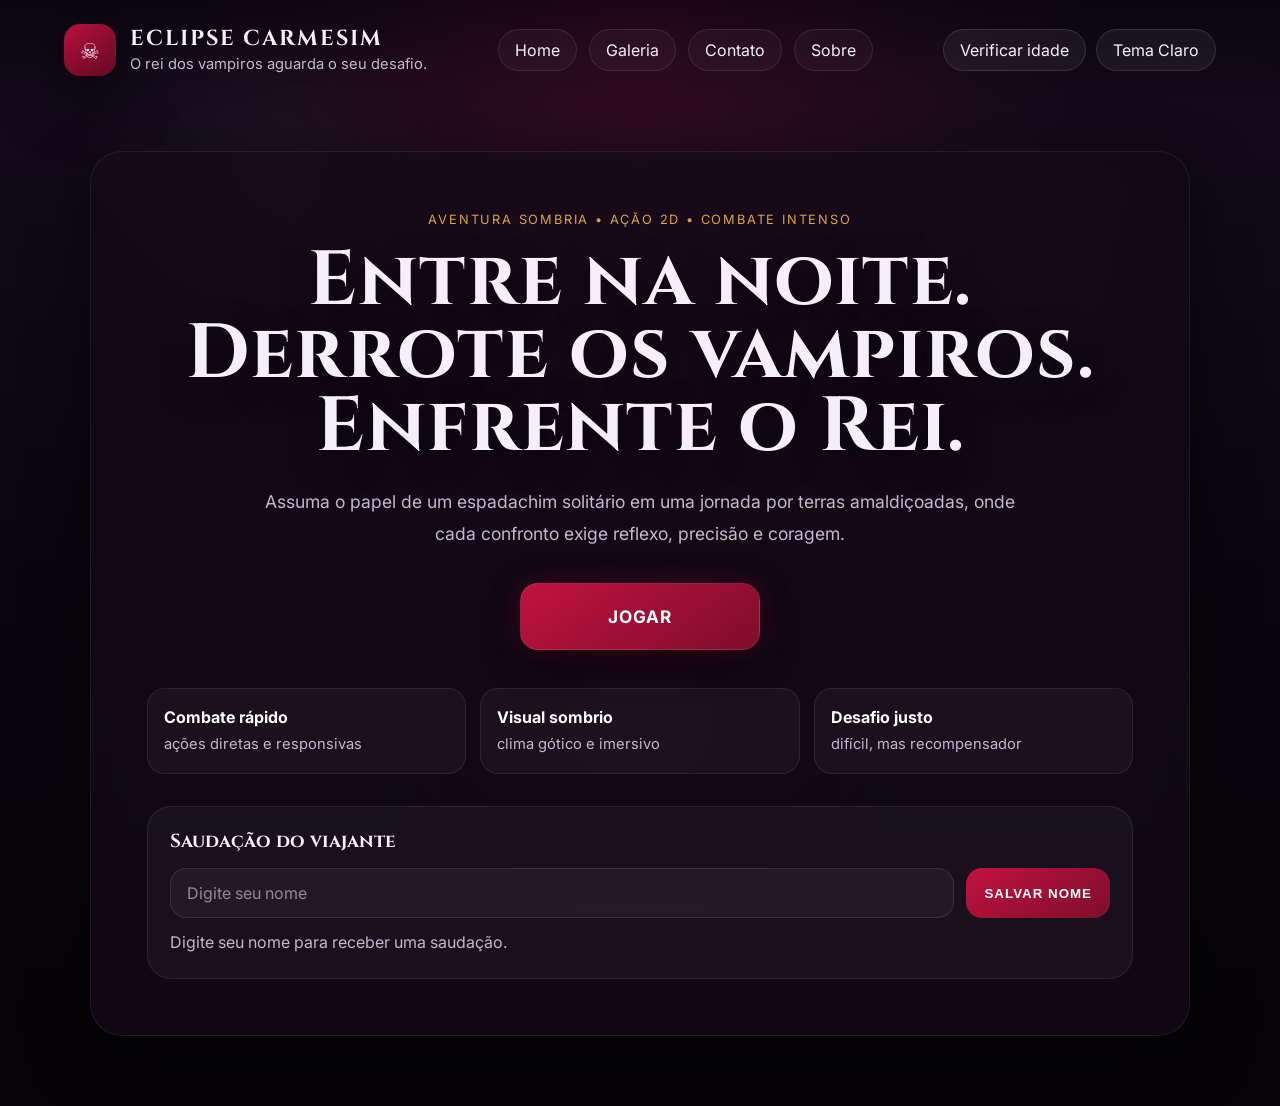
<file: index.html>
<!DOCTYPE html>
<html lang="pt-br">
<head>
    <meta charset="UTF-8">
    <meta name="viewport" content="width=device-width, initial-scale=1.0">
    <title>Eclipse Carmesim</title>
    <link rel="stylesheet" href="./style/base.css">
    <link rel="stylesheet" href="./style/index.css">
    <script src="./script.js" defer></script>
    <link rel="preconnect" href="https://fonts.googleapis.com">
    <link rel="preconnect" href="https://fonts.gstatic.com" crossorigin>
    <link href="https://fonts.googleapis.com/css2?family=Cinzel:wght@600;700&family=Inter:wght@400;500;700&display=swap" rel="stylesheet">
</head>
<body>
    <div class="sobreposicao"></div>

    <header class="barra-superior">
        <div class="marca">
            <span class="simbolo-marca">☠</span>
            <div>
                <h1>ECLIPSE CARMESIM</h1>
                <p>O rei dos vampiros aguarda o seu desafio.</p>
            </div>
        </div>

        <nav>
            <ul class="links-navegacao">
                <li><a href="./index.html">Home</a></li>
                <li><a href="./pages/galeria.html">Galeria</a></li>
                <li><a href="./pages/contato.html">Contato</a></li>
                <li><a href="./pages/sobre.html">Sobre</a></li>
            </ul>
        </nav>

        <div class="topo-acoes">
            <button type="button" class="botao-topo" data-botao-idade>Verificar idade</button>
            <button type="button" class="botao-topo" data-botao-tema>Tema Claro</button>
        </div>
    </header>

    <main class="hero">
        <section class="conteudo-hero">
            <p class="etiqueta">Aventura sombria • ação 2D • combate intenso</p>

            <h2>Entre na noite.<br>Derrote os vampiros.<br>Enfrente o Rei.</h2>

            <p class="descricao">
                Assuma o papel de um espadachim solitário em uma jornada por terras amaldiçoadas,
                onde cada confronto exige reflexo, precisão e coragem.
            </p>

            <div class="grupo-cta">
                <a href="./projeto_integrado_vampiro/index.html" class="botao botao-principal">JOGAR</a>
            </div>

            <div class="estatisticas">
                <div>
                    <strong>Combate rápido</strong>
                    <span>ações diretas e responsivas</span>
                </div>
                <div>
                    <strong>Visual sombrio</strong>
                    <span>clima gótico e imersivo</span>
                </div>
                <div>
                    <strong>Desafio justo</strong>
                    <span>difícil, mas recompensador</span>
                </div>
            </div>

            <section class="personalizacao">
                <h3>Saudação do viajante</h3>

                <form class="form-personalizacao" data-form-nome>
                    <input type="text" data-input-nome placeholder="Digite seu nome">
                    <button type="submit" class="botao-personalizar">SALVAR NOME</button>
                </form>

                <p class="mensagem-personalizada" data-mensagem-nome>
                    Digite seu nome para receber uma saudação.
                </p>
            </section>
        </section>
    </main>
</body>
</html>
</file>
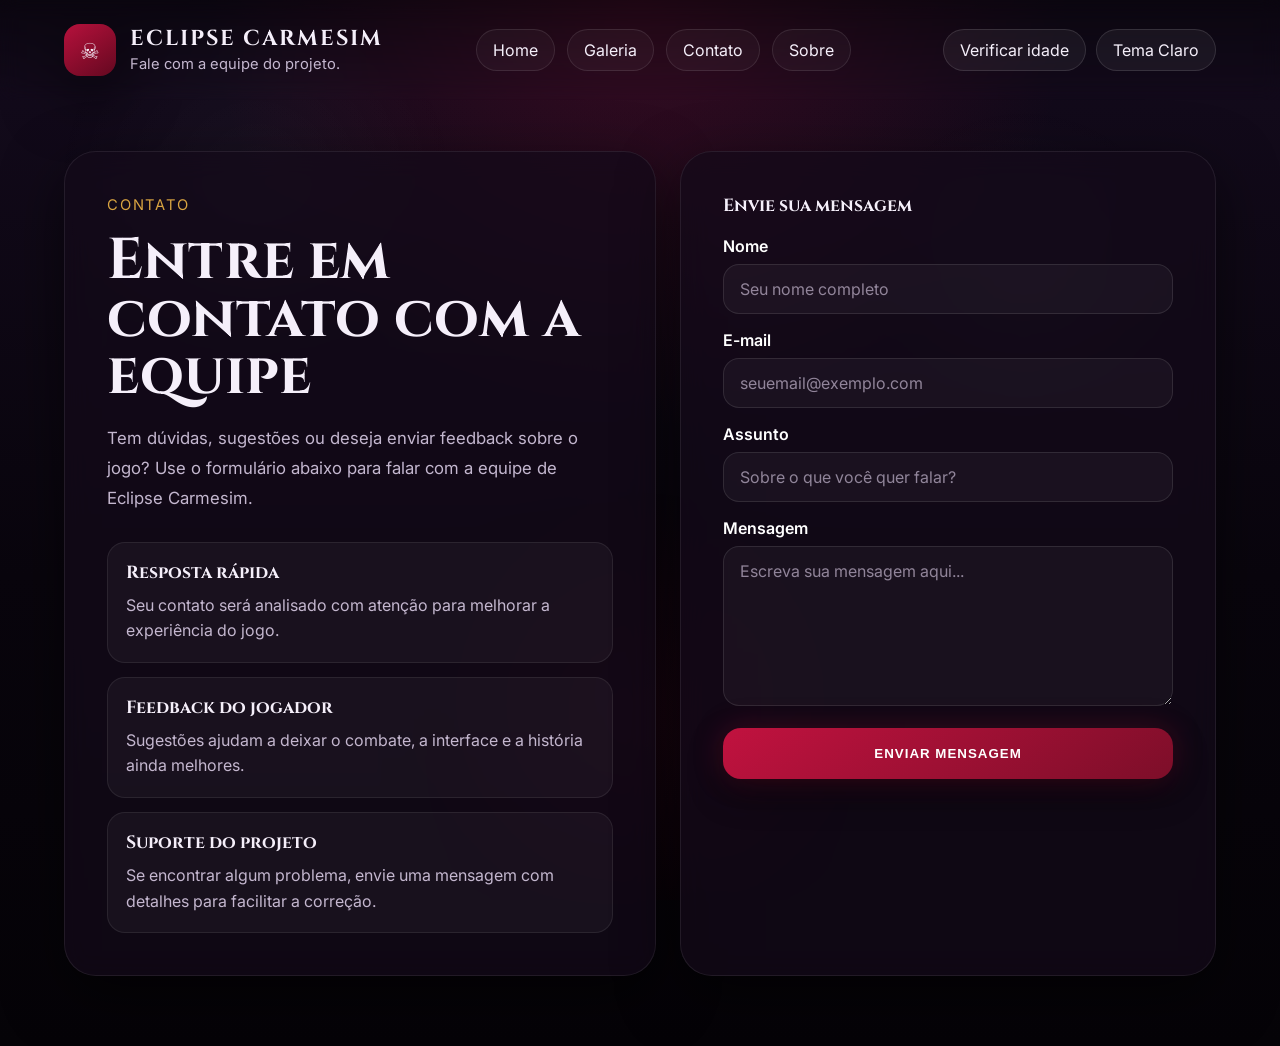
<file: pages/contato.html>
<!DOCTYPE html>
<html lang="pt-br">
<head>
    <meta charset="UTF-8">
    <meta name="viewport" content="width=device-width, initial-scale=1.0">
    <title>Contato | Eclipse Carmesim</title>
    <link rel="stylesheet" href="../style/base.css">
    <link rel="stylesheet" href="../style/contato.css">
    <script src="../script.js" defer></script>
    <link rel="preconnect" href="https://fonts.googleapis.com">
    <link rel="preconnect" href="https://fonts.gstatic.com" crossorigin>
    <link href="https://fonts.googleapis.com/css2?family=Cinzel:wght@600;700&family=Inter:wght@400;500;700&display=swap" rel="stylesheet">
</head>
<body>
    <div class="sobreposicao"></div>

    <header class="barra-superior">
        <div class="marca">
            <span class="simbolo-marca">☠</span>
            <div>
                <h1>ECLIPSE CARMESIM</h1>
                <p>Fale com a equipe do projeto.</p>
            </div>
        </div>

        <nav>
            <ul class="links-navegacao">
                <li><a href="../index.html">Home</a></li>
                <li><a href="./galeria.html">Galeria</a></li>
                <li><a href="./contato.html">Contato</a></li>
                <li><a href="./sobre.html">Sobre</a></li>
            </ul>
        </nav>

        <div class="topo-acoes">
            <button type="button" class="botao-topo" data-botao-idade>Verificar idade</button>
            <button type="button" class="botao-topo" data-botao-tema>Tema Claro</button>
        </div>
    </header>

    <main class="pagina-contato">
        <section class="conteudo-contato">
            <div class="texto-apresentacao">
                <p class="etiqueta">Contato</p>
                <h2>Entre em contato com a equipe</h2>
                <p class="descricao">
                    Tem dúvidas, sugestões ou deseja enviar feedback sobre o jogo?
                    Use o formulário abaixo para falar com a equipe de Eclipse Carmesim.
                </p>

                <div class="blocos-informacao">
                    <article class="cartao-info">
                        <h3>Resposta rápida</h3>
                        <p>Seu contato será analisado com atenção para melhorar a experiência do jogo.</p>
                    </article>

                    <article class="cartao-info">
                        <h3>Feedback do jogador</h3>
                        <p>Sugestões ajudam a deixar o combate, a interface e a história ainda melhores.</p>
                    </article>

                    <article class="cartao-info">
                        <h3>Suporte do projeto</h3>
                        <p>Se encontrar algum problema, envie uma mensagem com detalhes para facilitar a correção.</p>
                    </article>
                </div>
            </div>

            <section class="cartao-formulario">
                <h3>Envie sua mensagem</h3>

                <form class="formulario">
                    <div class="campo">
                        <label for="nome">Nome</label>
                        <input type="text" id="nome" name="nome" placeholder="Seu nome completo" required>
                    </div>

                    <div class="campo">
                        <label for="email">E-mail</label>
                        <input type="email" id="email" name="email" placeholder="seuemail@exemplo.com" required>
                    </div>

                    <div class="campo">
                        <label for="assunto">Assunto</label>
                        <input type="text" id="assunto" name="assunto" placeholder="Sobre o que você quer falar?" required>
                    </div>

                    <div class="campo">
                        <label for="mensagem">Mensagem</label>
                        <textarea id="mensagem" name="mensagem" rows="6" placeholder="Escreva sua mensagem aqui..." required></textarea>
                    </div>

                    <button type="submit" class="botao-enviar">ENVIAR MENSAGEM</button>
                </form>
            </section>
        </section>
    </main>
</body>
</html>
</file>
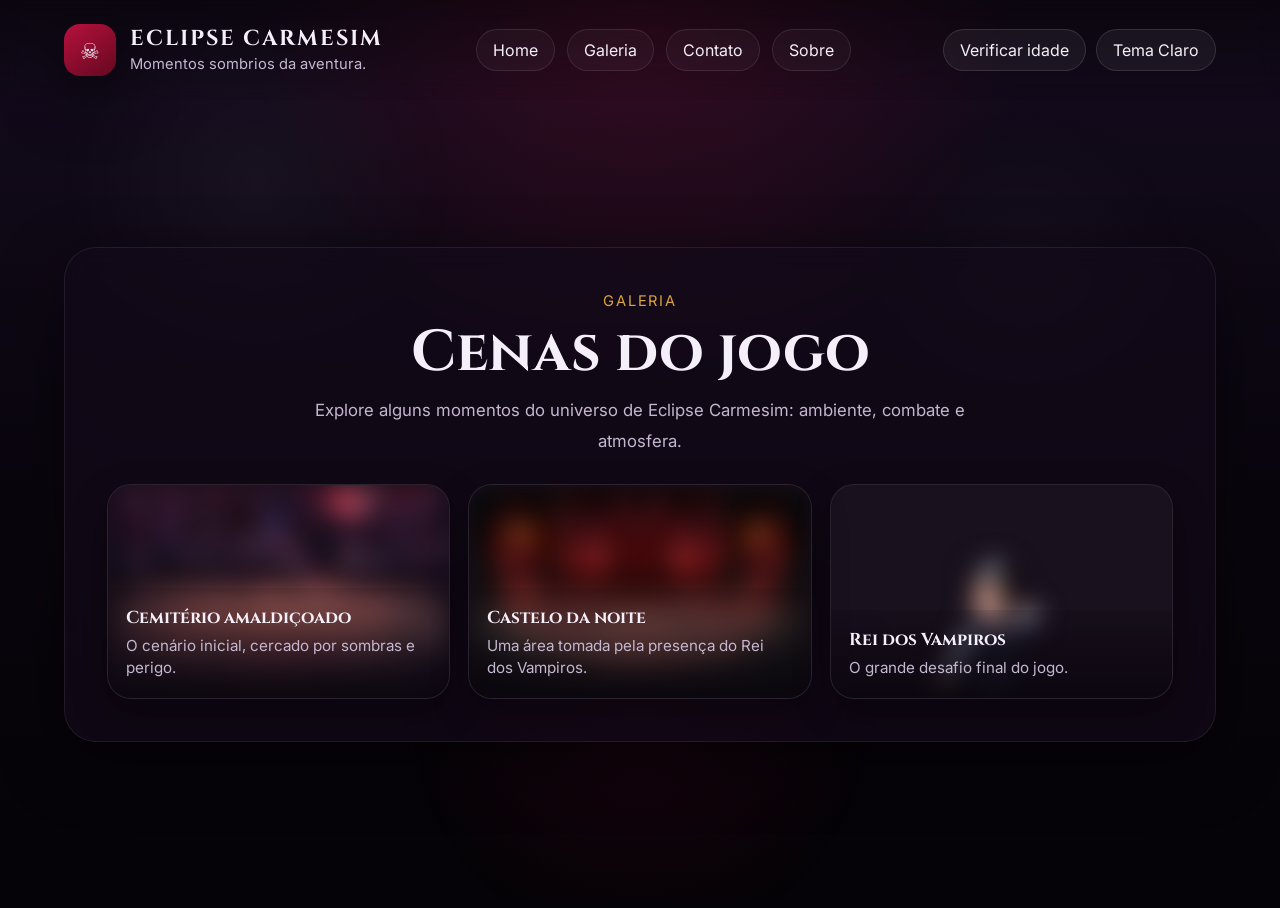
<file: pages/galeria.html>
<!DOCTYPE html>
<html lang="pt-br">
<head>
    <meta charset="UTF-8">
    <meta name="viewport" content="width=device-width, initial-scale=1.0">
    <title>Galeria | Eclipse Carmesim</title>
    <link rel="stylesheet" href="../style/base.css">
    <link rel="stylesheet" href="../style/galeria.css">
    <script src="../script.js" defer></script>
    <link rel="preconnect" href="https://fonts.googleapis.com">
    <link rel="preconnect" href="https://fonts.gstatic.com" crossorigin>
    <link href="https://fonts.googleapis.com/css2?family=Cinzel:wght@600;700&family=Inter:wght@400;500;700&display=swap" rel="stylesheet">
</head>
<body>
    <div class="sobreposicao"></div>

    <header class="barra-superior">
        <div class="marca">
            <span class="simbolo-marca">☠</span>
            <div>
                <h1>ECLIPSE CARMESIM</h1>
                <p>Momentos sombrios da aventura.</p>
            </div>
        </div>

        <nav>
            <ul class="links-navegacao">
                <li><a href="../index.html">Home</a></li>
                <li><a href="./galeria.html">Galeria</a></li>
                <li><a href="./contato.html">Contato</a></li>
                <li><a href="./sobre.html">Sobre</a></li>
            </ul>
        </nav>

        <div class="topo-acoes">
            <button type="button" class="botao-topo" data-botao-idade>Verificar idade</button>
            <button type="button" class="botao-topo" data-botao-tema>Tema Claro</button>
        </div>
    </header>

    <main class="pagina-galeria">
        <section class="conteudo-galeria">
            <div class="cabecalho-secao">
                <p class="etiqueta">Galeria</p>
                <h2>Cenas do jogo</h2>
                <p class="descricao">
                    Explore alguns momentos do universo de Eclipse Carmesim: ambiente, combate e atmosfera.
                </p>
            </div>

            <section class="grade-galeria">
                <article class="cartao-imagem">
                    <img src="../imgs/image1.png" alt="Cena sombria do cemitério" data-sensivel>
                    <div class="legenda">
                        <h3>Cemitério amaldiçoado</h3>
                        <p>O cenário inicial, cercado por sombras e perigo.</p>
                    </div>
                </article>

                <article class="cartao-imagem">
                    <img src="../imgs/image.png" alt="Ambiente escuro do castelo" data-sensivel>
                    <div class="legenda">
                        <h3>Castelo da noite</h3>
                        <p>Uma área tomada pela presença do Rei dos Vampiros.</p>
                    </div>
                </article>

                <article class="cartao-imagem">
                    <img src="../imgs/image2.png" alt="Chefe final do jogo" data-sensivel>
                    <div class="legenda">
                        <h3>Rei dos Vampiros</h3>
                        <p>O grande desafio final do jogo.</p>
                    </div>
                </article>
            </section>
        </section>
    </main>
</body>
</html>
</file>
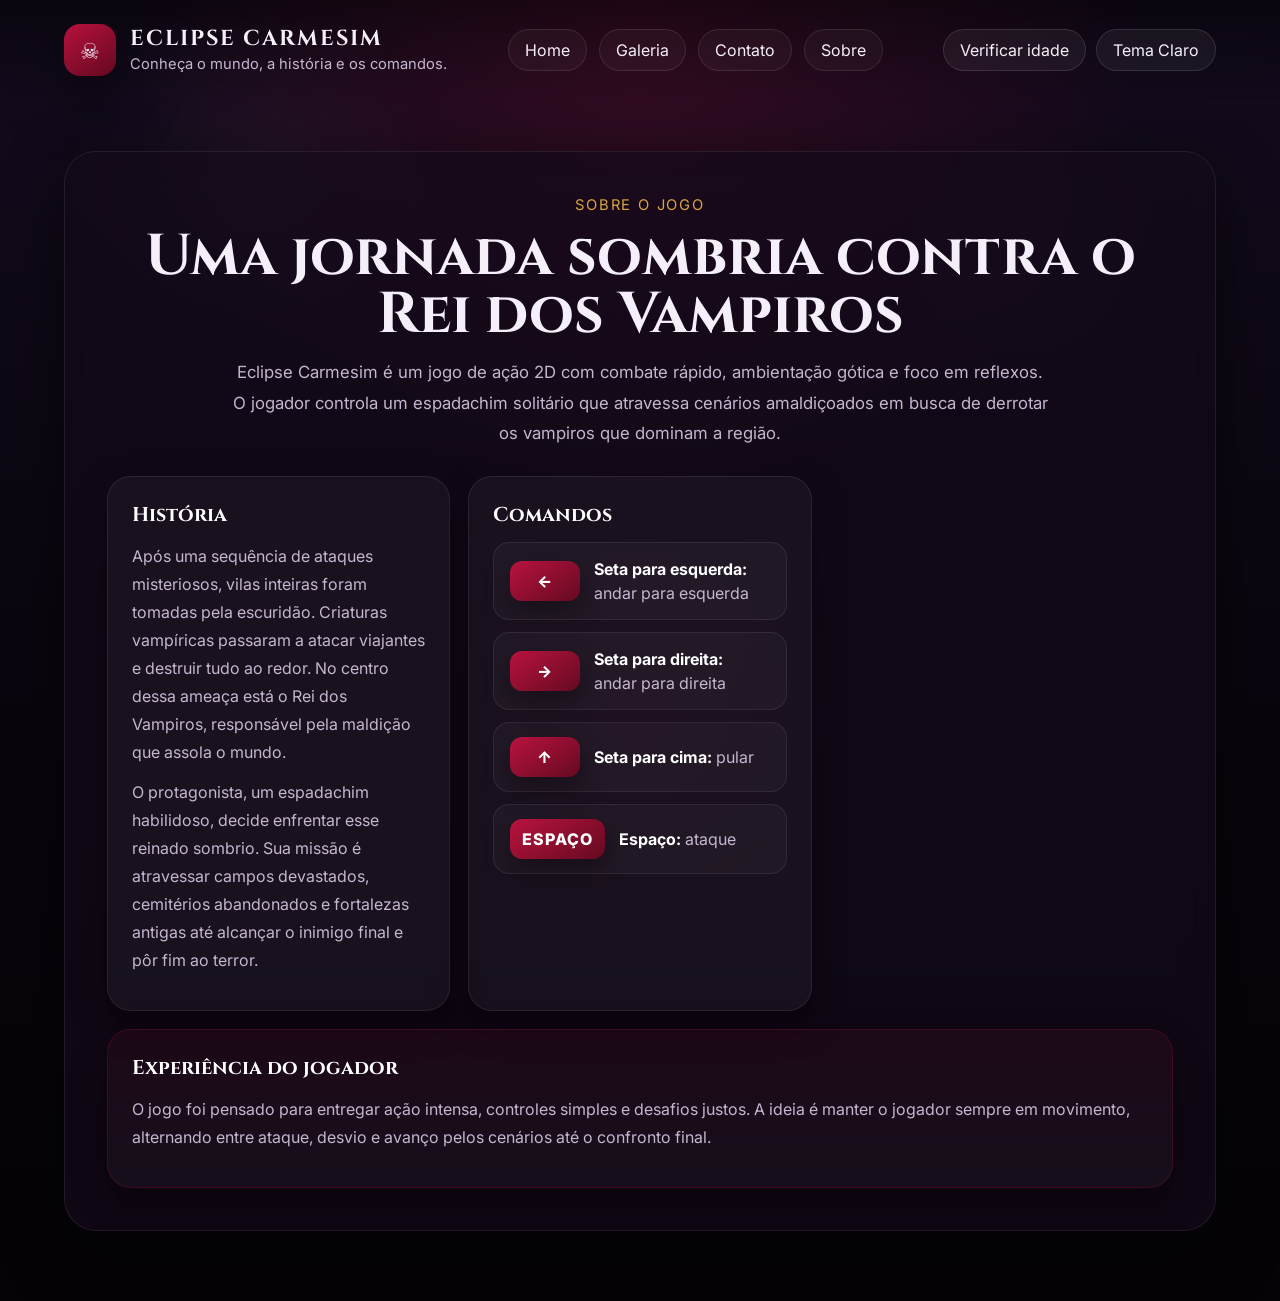
<file: pages/sobre.html>
<!DOCTYPE html>
<html lang="pt-br">
<head>
    <meta charset="UTF-8">
    <meta name="viewport" content="width=device-width, initial-scale=1.0">
    <title>Sobre | Eclipse Carmesim</title>
    <link rel="stylesheet" href="../style/base.css">
    <link rel="stylesheet" href="../style/sobre.css">
    <script src="../script.js" defer></script>
    <link rel="preconnect" href="https://fonts.googleapis.com">
    <link rel="preconnect" href="https://fonts.gstatic.com" crossorigin>
    <link href="https://fonts.googleapis.com/css2?family=Cinzel:wght@600;700&family=Inter:wght@400;500;700&display=swap" rel="stylesheet">
</head>
<body>
    <div class="sobreposicao"></div>

    <header class="barra-superior">
        <div class="marca">
            <span class="simbolo-marca">☠</span>
            <div>
                <h1>ECLIPSE CARMESIM</h1>
                <p>Conheça o mundo, a história e os comandos.</p>
            </div>
        </div>

        <nav>
            <ul class="links-navegacao">
                <li><a href="../index.html">Home</a></li>
                <li><a href="./galeria.html">Galeria</a></li>
                <li><a href="./contato.html">Contato</a></li>
                <li><a href="./sobre.html">Sobre</a></li>
            </ul>
        </nav>

        <div class="topo-acoes">
            <button type="button" class="botao-topo" data-botao-idade>Verificar idade</button>
            <button type="button" class="botao-topo" data-botao-tema>Tema Claro</button>
        </div>
    </header>

    <main class="pagina-sobre">
        <section class="conteudo-sobre">
            <div class="apresentacao">
                <p class="etiqueta">Sobre o jogo</p>
                <h2>Uma jornada sombria contra o Rei dos Vampiros</h2>
                <p class="descricao">
                    Eclipse Carmesim é um jogo de ação 2D com combate rápido, ambientação gótica
                    e foco em reflexos. O jogador controla um espadachim solitário que atravessa
                    cenários amaldiçoados em busca de derrotar os vampiros que dominam a região.
                </p>
            </div>

            <section class="grade-sobre">
                <article class="cartao-texto">
                    <h3>História</h3>
                    <p>
                        Após uma sequência de ataques misteriosos, vilas inteiras foram tomadas pela escuridão.
                        Criaturas vampíricas passaram a atacar viajantes e destruir tudo ao redor.
                        No centro dessa ameaça está o Rei dos Vampiros, responsável pela maldição que assola o mundo.
                    </p>
                    <p>
                        O protagonista, um espadachim habilidoso, decide enfrentar esse reinado sombrio.
                        Sua missão é atravessar campos devastados, cemitérios abandonados e fortalezas antigas
                        até alcançar o inimigo final e pôr fim ao terror.
                    </p>
                </article>

                <article class="cartao-texto">
                    <h3>Comandos</h3>
                    <div class="lista-comandos">
                        <div class="comando">
                            <span class="tecla">←</span>
                            <p><strong>Seta para esquerda:</strong> andar para esquerda</p>
                        </div>

                        <div class="comando">
                            <span class="tecla">→</span>
                            <p><strong>Seta para direita:</strong> andar para direita</p>
                        </div>

                        <div class="comando">
                            <span class="tecla">↑</span>
                            <p><strong>Seta para cima:</strong> pular</p>
                        </div>

                        <div class="comando">
                            <span class="tecla">ESPAÇO</span>
                            <p><strong>Espaço:</strong> ataque</p>
                        </div>
                    </div>
                </article>

                <article class="cartao-texto destaque">
                    <h3>Experiência do jogador</h3>
                    <p>
                        O jogo foi pensado para entregar ação intensa, controles simples e desafios justos.
                        A ideia é manter o jogador sempre em movimento, alternando entre ataque, desvio e avanço
                        pelos cenários até o confronto final.
                    </p>
                </article>
            </section>
        </section>
    </main>
</body>
</html>
</file>
<file: style/base.css>
:root {
    --texto-base: #f5effa;
    --texto-suave-base: #c4b7cf;
    --painel-base: rgba(20, 10, 26, 0.72);
    --borda-base: rgba(255, 255, 255, 0.08);
    --sombra-base: 0 20px 60px rgba(0, 0, 0, 0.55);
    --destaque-base: #c1123f;
    --dourado-base: #d9a441;
}

body {
    transition: background-color 0.35s ease, color 0.35s ease;
}

.botao-topo {
    border: 1px solid rgba(255, 255, 255, 0.12);
    background: rgba(255, 255, 255, 0.05);
    color: var(--texto-base);
    padding: 10px 16px;
    border-radius: 999px;
    cursor: pointer;
    font: inherit;
    transition: 0.25s ease;
    white-space: nowrap;
}

.botao-topo:hover,
.botao-topo:focus-visible {
    transform: translateY(-2px);
    border-color: rgba(193, 18, 63, 0.45);
    background: rgba(193, 18, 63, 0.18);
    outline: none;
}

.topo-acoes {
    display: flex;
    gap: 10px;
    flex-wrap: wrap;
    align-items: center;
}

body.tema-claro {
    background:
        radial-gradient(circle at top, rgba(193, 18, 63, 0.10), transparent 35%),
        linear-gradient(180deg, #f6efe7 0%, #ece3ed 55%, #ded1dc 100%) !important;
    color: #1d1325;
    --painel-base: rgba(255, 255, 255, 0.76);
    --borda-base: rgba(30, 20, 40, 0.12);
    --texto-base: #1d1325;
    --texto-suave-base: #564a66;
    --sombra-base: 0 18px 40px rgba(0, 0, 0, 0.12);
}

body.tema-claro .sobreposicao {
    opacity: 0.25;
}

body.tema-claro .links-navegacao a {
    color: #1d1325;
    background: rgba(0, 0, 0, 0.03);
    border-color: rgba(0, 0, 0, 0.12);
}

body.tema-claro .conteudo-hero,
body.tema-claro .conteudo-contato,
body.tema-claro .conteudo-galeria,
body.tema-claro .conteudo-sobre,
body.tema-claro .texto-apresentacao,
body.tema-claro .cartao-formulario,
body.tema-claro .cartao-texto,
body.tema-claro .cartao-info {
    background: var(--painel-base);
    border-color: var(--borda-base);
}

body.tema-claro .descricao,
body.tema-claro .marca p,
body.tema-claro .estatisticas span,
body.tema-claro .cartao-info p,
body.tema-claro .comando p,
body.tema-claro .legenda p,
body.tema-claro .mensagem-personalizada {
    color: var(--texto-suave-base);
}

body.tema-claro .etiqueta {
    color: #8a5d00;
}

[data-sensivel] {
    transition: filter 0.35s ease;
}

.personalizacao {
    margin-top: 32px;
    padding: 22px;
    border-radius: 24px;
    background: rgba(255, 255, 255, 0.04);
    border: 1px solid rgba(255, 255, 255, 0.08);
    text-align: left;
}

.personalizacao h3 {
    font-family: 'Cinzel', serif;
    margin-bottom: 10px;
}

.form-personalizacao {
    display: flex;
    gap: 12px;
    flex-wrap: wrap;
    margin-top: 14px;
}

.form-personalizacao input {
    flex: 1 1 240px;
    border: 1px solid rgba(255, 255, 255, 0.10);
    border-radius: 16px;
    background: rgba(255, 255, 255, 0.04);
    color: var(--texto-base);
    padding: 14px 16px;
    font: inherit;
    outline: none;
}

.form-personalizacao input::placeholder {
    color: rgba(196, 183, 207, 0.7);
}

.botao-personalizar {
    border: none;
    border-radius: 16px;
    padding: 14px 18px;
    font-weight: 700;
    letter-spacing: 1px;
    color: #fff;
    background: linear-gradient(145deg, var(--destaque-base), #7d0e29);
    cursor: pointer;
}

.mensagem-personalizada {
    margin-top: 12px;
    color: var(--texto-suave-base);
    line-height: 1.6;
}
</file>
<file: style/index.css>
:root {
    --fundo: #0c0712;
    --painel: rgba(20, 10, 26, 0.72);
    --borda-painel: rgba(255, 255, 255, 0.08);
    --texto: #f5effa;
    --texto-suave: #c4b7cf;
    --destaque: #c1123f;
    --destaque-hover: #e01b52;
    --dourado: #d9a441;
    --sombra: 0 20px 60px rgba(0, 0, 0, 0.55);
}

* {
    margin: 0;
    padding: 0;
    box-sizing: border-box;
}

html, body {
    min-height: 100%;
}

body {
    font-family: 'Inter', sans-serif;
    color: var(--texto);
    background:
        radial-gradient(circle at top, rgba(193, 18, 63, 0.20), transparent 35%),
        linear-gradient(180deg, #140b1d 0%, #09050d 55%, #050307 100%);
    overflow-x: hidden;
    min-height: 100vh;
}

.sobreposicao {
    position: fixed;
    inset: 0;
    pointer-events: none;
    background:
        radial-gradient(circle at 20% 20%, rgba(255,255,255,0.04), transparent 18%),
        radial-gradient(circle at 80% 30%, rgba(255,255,255,0.03), transparent 16%),
        radial-gradient(circle at 50% 80%, rgba(193, 18, 63, 0.10), transparent 25%);
    opacity: 0.9;
    z-index: 0;
}

.barra-superior {
    position: relative;
    z-index: 2;
    display: flex;
    justify-content: space-between;
    align-items: center;
    gap: 24px;
    padding: 24px clamp(20px, 5vw, 72px);
    background: linear-gradient(180deg, rgba(0,0,0,0.45), transparent);
    backdrop-filter: blur(10px);
    flex-wrap: wrap;
}

.marca {
    display: flex;
    align-items: center;
    gap: 14px;
    min-width: 0;
}

.simbolo-marca {
    width: 52px;
    height: 52px;
    display: grid;
    place-items: center;
    border-radius: 16px;
    background: linear-gradient(145deg, rgba(193, 18, 63, 0.95), rgba(109, 9, 33, 0.9));
    box-shadow: var(--sombra);
    font-size: 1.4rem;
    flex: 0 0 auto;
}

.marca h1 {
    font-family: 'Cinzel', serif;
    letter-spacing: 2px;
    font-size: clamp(1.1rem, 2vw, 1.35rem);
    line-height: 1.1;
}

.marca p {
    color: var(--texto-suave);
    font-size: clamp(0.82rem, 1.2vw, 0.92rem);
    margin-top: 4px;
}

.links-navegacao {
    list-style: none;
    display: flex;
    gap: 12px;
    flex-wrap: wrap;
    justify-content: flex-end;
}

.links-navegacao a {
    text-decoration: none;
    color: var(--texto);
    padding: 10px 16px;
    border: 1px solid rgba(255,255,255,0.1);
    border-radius: 999px;
    background: rgba(255,255,255,0.03);
    transition: 0.25s ease;
    display: inline-flex;
    align-items: center;
    justify-content: center;
}

.links-navegacao a:hover,
.links-navegacao a:focus-visible {
    background: rgba(193, 18, 63, 0.18);
    border-color: rgba(193, 18, 63, 0.45);
    transform: translateY(-2px);
    outline: none;
}

.hero {
    position: relative;
    z-index: 2;
    min-height: calc(100vh - 92px);
    display: grid;
    place-items: center;
    padding: clamp(24px, 4vw, 70px) clamp(20px, 5vw, 72px) 70px;
}

.conteudo-hero {
    width: min(100%, 1100px);
    padding: clamp(28px, 5vw, 56px);
    border-radius: 32px;
    background: var(--painel);
    border: 1px solid var(--borda-painel);
    box-shadow: var(--sombra);
    backdrop-filter: blur(14px);
    text-align: center;
}

.etiqueta {
    display: inline-block;
    color: var(--dourado);
    font-size: clamp(0.78rem, 1vw, 0.92rem);
    letter-spacing: 1.8px;
    text-transform: uppercase;
    margin-bottom: 18px;
}

.hero h2 {
    font-family: 'Cinzel', serif;
    font-size: clamp(2.2rem, 6vw, 5.4rem);
    line-height: 0.95;
    letter-spacing: 1px;
    text-shadow: 0 8px 30px rgba(0,0,0,0.55);
    margin-bottom: 22px;
}

.descricao {
    max-width: 760px;
    margin: 0 auto;
    font-size: clamp(1rem, 1.5vw, 1.1rem);
    line-height: 1.8;
    color: var(--texto-suave);
}

.grupo-cta {
    display: flex;
    justify-content: center;
    gap: 16px;
    flex-wrap: wrap;
    margin-top: 34px;
}

.botao {
    text-decoration: none;
    font-weight: 700;
    letter-spacing: 1px;
    border-radius: 18px;
    padding: 18px 34px;
    min-width: 190px;
    text-align: center;
    transition: 0.25s ease;
    box-shadow: 0 12px 30px rgba(0,0,0,0.35);
}

.botao:hover,
.botao:focus-visible {
    transform: translateY(-3px) scale(1.02);
    outline: none;
}

.botao-principal {
    background: linear-gradient(145deg, var(--destaque), #7d0e29);
    color: white;
    border: 1px solid rgba(255,255,255,0.08);
    font-size: 1.08rem;
    padding: 22px 44px;
    min-width: 240px;
    box-shadow: 0 0 30px rgba(193, 18, 63, 0.25), 0 14px 34px rgba(0, 0, 0, 0.45);
}

.botao-principal:hover,
.botao-principal:focus-visible {
    background: linear-gradient(145deg, var(--destaque-hover), #8e0f2f);
    box-shadow: 0 0 40px rgba(224, 27, 82, 0.38), 0 18px 38px rgba(0,0,0,0.5);
}

.estatisticas {
    margin-top: 38px;
    display: grid;
    grid-template-columns: repeat(auto-fit, minmax(180px, 1fr));
    gap: 14px;
}

.estatisticas div {
    padding: 18px 16px;
    border-radius: 18px;
    background: rgba(255,255,255,0.04);
    border: 1px solid rgba(255,255,255,0.08);
    text-align: left;
    min-width: 0;
}

.estatisticas strong {
    display: block;
    font-size: 1rem;
    margin-bottom: 6px;
    color: #fff;
}

.estatisticas span {
    color: var(--texto-suave);
    font-size: 0.92rem;
    line-height: 1.5;
}

@media (max-width: 860px) {
    .barra-superior {
        flex-direction: column;
        align-items: flex-start;
    }

    .links-navegacao {
        justify-content: flex-start;
    }
}

@media (max-width: 600px) {
    .conteudo-hero {
        border-radius: 24px;
        padding: 24px 18px;
    }

    .botao,
    .botao-principal {
        width: 100%;
        min-width: unset;
    }

    .grupo-cta {
        flex-direction: column;
    }
}
</file>
<file: style/contato.css>
:root {
    --fundo: #0c0712;
    --painel: rgba(20, 10, 26, 0.72);
    --borda-painel: rgba(255, 255, 255, 0.08);
    --texto: #f5effa;
    --texto-suave: #c4b7cf;
    --destaque: #c1123f;
    --destaque-hover: #e01b52;
    --dourado: #d9a441;
    --sombra: 0 20px 60px rgba(0, 0, 0, 0.55);
}

* {
    margin: 0;
    padding: 0;
    box-sizing: border-box;
}

html, body {
    min-height: 100%;
}

body {
    font-family: 'Inter', sans-serif;
    color: var(--texto);
    background:
        radial-gradient(circle at top, rgba(193, 18, 63, 0.20), transparent 35%),
        linear-gradient(180deg, #140b1d 0%, #09050d 55%, #050307 100%);
    overflow-x: hidden;
    min-height: 100vh;
}

.sobreposicao {
    position: fixed;
    inset: 0;
    pointer-events: none;
    background:
        radial-gradient(circle at 20% 20%, rgba(255,255,255,0.04), transparent 18%),
        radial-gradient(circle at 80% 30%, rgba(255,255,255,0.03), transparent 16%),
        radial-gradient(circle at 50% 80%, rgba(193, 18, 63, 0.10), transparent 25%);
    opacity: 0.9;
    z-index: 0;
}

.barra-superior {
    position: relative;
    z-index: 2;
    display: flex;
    justify-content: space-between;
    align-items: center;
    gap: 24px;
    padding: 24px clamp(20px, 5vw, 72px);
    background: linear-gradient(180deg, rgba(0,0,0,0.45), transparent);
    backdrop-filter: blur(10px);
    flex-wrap: wrap;
}

.marca {
    display: flex;
    align-items: center;
    gap: 14px;
    min-width: 0;
}

.simbolo-marca {
    width: 52px;
    height: 52px;
    display: grid;
    place-items: center;
    border-radius: 16px;
    background: linear-gradient(145deg, rgba(193, 18, 63, 0.95), rgba(109, 9, 33, 0.9));
    box-shadow: var(--sombra);
    font-size: 1.4rem;
    flex: 0 0 auto;
}

.marca h1 {
    font-family: 'Cinzel', serif;
    letter-spacing: 2px;
    font-size: clamp(1.1rem, 2vw, 1.35rem);
    line-height: 1.1;
}

.marca p {
    color: var(--texto-suave);
    font-size: clamp(0.82rem, 1.2vw, 0.92rem);
    margin-top: 4px;
}

.links-navegacao {
    list-style: none;
    display: flex;
    gap: 12px;
    flex-wrap: wrap;
    justify-content: flex-end;
}

.links-navegacao a {
    text-decoration: none;
    color: var(--texto);
    padding: 10px 16px;
    border: 1px solid rgba(255,255,255,0.1);
    border-radius: 999px;
    background: rgba(255,255,255,0.03);
    transition: 0.25s ease;
    display: inline-flex;
    align-items: center;
    justify-content: center;
}

.links-navegacao a:hover,
.links-navegacao a:focus-visible {
    background: rgba(193, 18, 63, 0.18);
    border-color: rgba(193, 18, 63, 0.45);
    transform: translateY(-2px);
    outline: none;
}

.pagina-contato {
    position: relative;
    z-index: 2;
    min-height: calc(100vh - 92px);
    display: grid;
    place-items: center;
    padding: clamp(24px, 4vw, 70px) clamp(20px, 5vw, 72px) 70px;
}

.conteudo-contato {
    width: min(100%, 1180px);
    display: grid;
    grid-template-columns: minmax(0, 1.05fr) minmax(0, 0.95fr);
    gap: 24px;
    align-items: stretch;
}

.texto-apresentacao,
.cartao-formulario {
    padding: clamp(24px, 4vw, 42px);
    border-radius: 32px;
    background: var(--painel);
    border: 1px solid var(--borda-painel);
    box-shadow: var(--sombra);
    backdrop-filter: blur(14px);
    min-width: 0;
}

.etiqueta {
    display: inline-block;
    color: var(--dourado);
    font-size: 0.92rem;
    letter-spacing: 1.8px;
    text-transform: uppercase;
    margin-bottom: 18px;
}

.texto-apresentacao h2 {
    font-family: 'Cinzel', serif;
    font-size: clamp(2.2rem, 4.5vw, 4rem);
    line-height: 1;
    margin-bottom: 18px;
}

.descricao {
    color: var(--texto-suave);
    font-size: clamp(1rem, 1.4vw, 1.05rem);
    line-height: 1.8;
    max-width: 620px;
}

.blocos-informacao {
    margin-top: 28px;
    display: grid;
    gap: 14px;
}

.cartao-info {
    padding: 18px;
    border-radius: 18px;
    background: rgba(255,255,255,0.04);
    border: 1px solid rgba(255,255,255,0.08);
}

.cartao-info h3,
.cartao-formulario h3 {
    font-family: 'Cinzel', serif;
    font-size: 1.1rem;
    margin-bottom: 8px;
}

.cartao-info p {
    color: var(--texto-suave);
    line-height: 1.6;
}

.formulario {
    display: grid;
    gap: 16px;
    margin-top: 18px;
}

.campo {
    display: grid;
    gap: 8px;
}

.campo label {
    font-weight: 600;
    color: #fff;
}

.campo input,
.campo textarea {
    width: 100%;
    border: 1px solid rgba(255,255,255,0.10);
    border-radius: 16px;
    background: rgba(255,255,255,0.04);
    color: var(--texto);
    padding: 14px 16px;
    font: inherit;
    outline: none;
    transition: 0.25s ease;
}

.campo input::placeholder,
.campo textarea::placeholder {
    color: rgba(196, 183, 207, 0.7);
}

.campo input:focus,
.campo textarea:focus {
    border-color: rgba(193, 18, 63, 0.65);
    box-shadow: 0 0 0 4px rgba(193, 18, 63, 0.14);
    background: rgba(255,255,255,0.06);
}

.campo textarea {
    resize: vertical;
    min-height: 160px;
}

.botao-enviar {
    margin-top: 6px;
    border: none;
    border-radius: 18px;
    padding: 18px 24px;
    font-weight: 800;
    letter-spacing: 1px;
    color: #fff;
    background: linear-gradient(145deg, var(--destaque), #7d0e29);
    cursor: pointer;
    transition: 0.25s ease;
    box-shadow: 0 0 30px rgba(193, 18, 63, 0.25), 0 14px 34px rgba(0, 0, 0, 0.45);
}

.botao-enviar:hover,
.botao-enviar:focus-visible {
    transform: translateY(-3px);
    background: linear-gradient(145deg, var(--destaque-hover), #8e0f2f);
    outline: none;
}

@media (max-width: 960px) {
    .conteudo-contato {
        grid-template-columns: 1fr;
    }
}

@media (max-width: 860px) {
    .barra-superior {
        flex-direction: column;
        align-items: flex-start;
    }

    .links-navegacao {
        justify-content: flex-start;
    }
}

@media (max-width: 600px) {
    .texto-apresentacao,
    .cartao-formulario {
        border-radius: 24px;
    }

    .botao-enviar {
        width: 100%;
    }
}
</file>
<file: style/galeria.css>
:root {
    --fundo: #0c0712;
    --painel: rgba(20, 10, 26, 0.72);
    --borda-painel: rgba(255, 255, 255, 0.08);
    --texto: #f5effa;
    --texto-suave: #c4b7cf;
    --destaque: #c1123f;
    --destaque-hover: #e01b52;
    --dourado: #d9a441;
    --sombra: 0 20px 60px rgba(0, 0, 0, 0.55);
}

* {
    margin: 0;
    padding: 0;
    box-sizing: border-box;
}

html, body {
    min-height: 100%;
}

body {
    font-family: 'Inter', sans-serif;
    color: var(--texto);
    background:
        radial-gradient(circle at top, rgba(193, 18, 63, 0.20), transparent 35%),
        linear-gradient(180deg, #140b1d 0%, #09050d 55%, #050307 100%);
    overflow-x: hidden;
    min-height: 100vh;
}

.sobreposicao {
    position: fixed;
    inset: 0;
    pointer-events: none;
    background:
        radial-gradient(circle at 20% 20%, rgba(255,255,255,0.04), transparent 18%),
        radial-gradient(circle at 80% 30%, rgba(255,255,255,0.03), transparent 16%),
        radial-gradient(circle at 50% 80%, rgba(193, 18, 63, 0.10), transparent 25%);
    opacity: 0.9;
    z-index: 0;
}

.barra-superior {
    position: relative;
    z-index: 2;
    display: flex;
    justify-content: space-between;
    align-items: center;
    gap: 24px;
    padding: 24px clamp(20px, 5vw, 72px);
    background: linear-gradient(180deg, rgba(0,0,0,0.45), transparent);
    backdrop-filter: blur(10px);
    flex-wrap: wrap;
}

.marca {
    display: flex;
    align-items: center;
    gap: 14px;
    min-width: 0;
}

.simbolo-marca {
    width: 52px;
    height: 52px;
    display: grid;
    place-items: center;
    border-radius: 16px;
    background: linear-gradient(145deg, rgba(193, 18, 63, 0.95), rgba(109, 9, 33, 0.9));
    box-shadow: var(--sombra);
    font-size: 1.4rem;
    flex: 0 0 auto;
}

.marca h1 {
    font-family: 'Cinzel', serif;
    letter-spacing: 2px;
    font-size: clamp(1.1rem, 2vw, 1.35rem);
    line-height: 1.1;
}

.marca p {
    color: var(--texto-suave);
    font-size: clamp(0.82rem, 1.2vw, 0.92rem);
    margin-top: 4px;
}

.links-navegacao {
    list-style: none;
    display: flex;
    gap: 12px;
    flex-wrap: wrap;
    justify-content: flex-end;
}

.links-navegacao a {
    text-decoration: none;
    color: var(--texto);
    padding: 10px 16px;
    border: 1px solid rgba(255,255,255,0.1);
    border-radius: 999px;
    background: rgba(255,255,255,0.03);
    transition: 0.25s ease;
    display: inline-flex;
    align-items: center;
    justify-content: center;
}

.links-navegacao a:hover,
.links-navegacao a:focus-visible {
    background: rgba(193, 18, 63, 0.18);
    border-color: rgba(193, 18, 63, 0.45);
    transform: translateY(-2px);
    outline: none;
}

.pagina-galeria {
    position: relative;
    z-index: 2;
    min-height: calc(100vh - 92px);
    display: grid;
    place-items: center;
    padding: clamp(24px, 4vw, 70px) clamp(20px, 5vw, 72px) 70px;
}

.conteudo-galeria {
    width: min(100%, 1180px);
    padding: clamp(24px, 4vw, 42px);
    border-radius: 32px;
    background: var(--painel);
    border: 1px solid var(--borda-painel);
    box-shadow: var(--sombra);
    backdrop-filter: blur(14px);
}

.cabecalho-secao {
    text-align: center;
    margin-bottom: 28px;
}

.etiqueta {
    display: inline-block;
    color: var(--dourado);
    font-size: 0.92rem;
    letter-spacing: 1.8px;
    text-transform: uppercase;
    margin-bottom: 14px;
}

.cabecalho-secao h2 {
    font-family: 'Cinzel', serif;
    font-size: clamp(2.2rem, 4.5vw, 4rem);
    line-height: 1;
    margin-bottom: 14px;
}

.descricao {
    max-width: 720px;
    margin: 0 auto;
    color: var(--texto-suave);
    font-size: clamp(1rem, 1.4vw, 1.05rem);
    line-height: 1.8;
}

.grade-galeria {
    display: grid;
    grid-template-columns: repeat(auto-fit, minmax(240px, 1fr));
    gap: 18px;
}

.cartao-imagem {
    position: relative;
    overflow: hidden;
    border-radius: 24px;
    background: rgba(255,255,255,0.04);
    border: 1px solid rgba(255,255,255,0.08);
    box-shadow: 0 14px 34px rgba(0,0,0,0.35);
    transition: 0.3s ease;
    min-width: 0;
}

.cartao-imagem:hover {
    transform: translateY(-4px);
    border-color: rgba(193, 18, 63, 0.35);
    box-shadow: 0 18px 42px rgba(0,0,0,0.48);
}

.cartao-imagem img {
    width: 100%;
    aspect-ratio: 16 / 10;
    object-fit: cover;
    display: block;
    filter: saturate(0.9) contrast(1.05);
    transition: 0.35s ease;
}

.cartao-imagem:hover img {
    transform: scale(1.03);
}

.legenda {
    padding: 18px;
    background: linear-gradient(180deg, rgba(9,5,13,0.1), rgba(9,5,13,0.86));
    position: absolute;
    left: 0;
    right: 0;
    bottom: 0;
}

.legenda h3 {
    font-family: 'Cinzel', serif;
    font-size: 1.08rem;
    margin-bottom: 6px;
}

.legenda p {
    color: var(--texto-suave);
    line-height: 1.5;
    font-size: 0.95rem;
}

@media (max-width: 860px) {
    .barra-superior {
        flex-direction: column;
        align-items: flex-start;
    }

    .links-navegacao {
        justify-content: flex-start;
    }
}

@media (max-width: 600px) {
    .conteudo-galeria {
        border-radius: 24px;
    }

    .legenda {
        position: static;
    }
}
</file>
<file: style/sobre.css>
:root {
    --fundo: #0c0712;
    --painel: rgba(20, 10, 26, 0.72);
    --borda-painel: rgba(255, 255, 255, 0.08);
    --texto: #f5effa;
    --texto-suave: #c4b7cf;
    --destaque: #c1123f;
    --destaque-hover: #e01b52;
    --dourado: #d9a441;
    --sombra: 0 20px 60px rgba(0, 0, 0, 0.55);
}

* {
    margin: 0;
    padding: 0;
    box-sizing: border-box;
}

html, body {
    min-height: 100%;
}

body {
    font-family: 'Inter', sans-serif;
    color: var(--texto);
    background:
        radial-gradient(circle at top, rgba(193, 18, 63, 0.20), transparent 35%),
        linear-gradient(180deg, #140b1d 0%, #09050d 55%, #050307 100%);
    overflow-x: hidden;
    min-height: 100vh;
}

.sobreposicao {
    position: fixed;
    inset: 0;
    pointer-events: none;
    background:
        radial-gradient(circle at 20% 20%, rgba(255,255,255,0.04), transparent 18%),
        radial-gradient(circle at 80% 30%, rgba(255,255,255,0.03), transparent 16%),
        radial-gradient(circle at 50% 80%, rgba(193, 18, 63, 0.10), transparent 25%);
    opacity: 0.9;
    z-index: 0;
}

.barra-superior {
    position: relative;
    z-index: 2;
    display: flex;
    justify-content: space-between;
    align-items: center;
    gap: 24px;
    padding: 24px clamp(20px, 5vw, 72px);
    background: linear-gradient(180deg, rgba(0,0,0,0.45), transparent);
    backdrop-filter: blur(10px);
    flex-wrap: wrap;
}

.marca {
    display: flex;
    align-items: center;
    gap: 14px;
    min-width: 0;
}

.simbolo-marca {
    width: 52px;
    height: 52px;
    display: grid;
    place-items: center;
    border-radius: 16px;
    background: linear-gradient(145deg, rgba(193, 18, 63, 0.95), rgba(109, 9, 33, 0.9));
    box-shadow: var(--sombra);
    font-size: 1.4rem;
    flex: 0 0 auto;
}

.marca h1 {
    font-family: 'Cinzel', serif;
    letter-spacing: 2px;
    font-size: clamp(1.1rem, 2vw, 1.35rem);
    line-height: 1.1;
}

.marca p {
    color: var(--texto-suave);
    font-size: clamp(0.82rem, 1.2vw, 0.92rem);
    margin-top: 4px;
}

.links-navegacao {
    list-style: none;
    display: flex;
    gap: 12px;
    flex-wrap: wrap;
    justify-content: flex-end;
}

.links-navegacao a {
    text-decoration: none;
    color: var(--texto);
    padding: 10px 16px;
    border: 1px solid rgba(255,255,255,0.1);
    border-radius: 999px;
    background: rgba(255,255,255,0.03);
    transition: 0.25s ease;
    display: inline-flex;
    align-items: center;
    justify-content: center;
}

.links-navegacao a:hover,
.links-navegacao a:focus-visible {
    background: rgba(193, 18, 63, 0.18);
    border-color: rgba(193, 18, 63, 0.45);
    transform: translateY(-2px);
    outline: none;
}

.pagina-sobre {
    position: relative;
    z-index: 2;
    min-height: calc(100vh - 92px);
    display: grid;
    place-items: center;
    padding: clamp(24px, 4vw, 70px) clamp(20px, 5vw, 72px) 70px;
}

.conteudo-sobre {
    width: min(100%, 1180px);
    padding: clamp(24px, 4vw, 42px);
    border-radius: 32px;
    background: var(--painel);
    border: 1px solid var(--borda-painel);
    box-shadow: var(--sombra);
    backdrop-filter: blur(14px);
}

.apresentacao {
    text-align: center;
    margin-bottom: 28px;
}

.etiqueta {
    display: inline-block;
    color: var(--dourado);
    font-size: 0.92rem;
    letter-spacing: 1.8px;
    text-transform: uppercase;
    margin-bottom: 14px;
}

.apresentacao h2 {
    font-family: 'Cinzel', serif;
    font-size: clamp(2.2rem, 4.5vw, 4rem);
    line-height: 1;
    margin-bottom: 14px;
}

.descricao {
    max-width: 820px;
    margin: 0 auto;
    color: var(--texto-suave);
    font-size: clamp(1rem, 1.4vw, 1.05rem);
    line-height: 1.8;
}

.grade-sobre {
    display: grid;
    grid-template-columns: repeat(auto-fit, minmax(280px, 1fr));
    gap: 18px;
}

.cartao-texto {
    padding: 24px;
    border-radius: 24px;
    background: rgba(255,255,255,0.04);
    border: 1px solid rgba(255,255,255,0.08);
    box-shadow: 0 14px 34px rgba(0,0,0,0.35);
    min-width: 0;
}

.cartao-texto h3 {
    font-family: 'Cinzel', serif;
    font-size: 1.25rem;
    margin-bottom: 14px;
    color: #fff;
}

.cartao-texto p {
    color: var(--texto-suave);
    line-height: 1.75;
    margin-bottom: 12px;
}

.lista-comandos {
    display: grid;
    gap: 12px;
    margin-top: 10px;
}

.comando {
    display: flex;
    align-items: center;
    gap: 14px;
    padding: 14px 16px;
    border-radius: 16px;
    background: rgba(255,255,255,0.03);
    border: 1px solid rgba(255,255,255,0.08);
}

.tecla {
    min-width: 70px;
    text-align: center;
    padding: 10px 12px;
    border-radius: 12px;
    background: linear-gradient(145deg, rgba(193, 18, 63, 0.95), rgba(109, 9, 33, 0.9));
    color: #fff;
    font-weight: 800;
    letter-spacing: 1px;
    box-shadow: 0 10px 24px rgba(0,0,0,0.35);
}

.comando p {
    margin: 0;
    color: var(--texto-suave);
    line-height: 1.5;
}

.comando p strong {
    color: #fff;
}

.destaque {
    grid-column: 1 / -1;
    border-color: rgba(193, 18, 63, 0.22);
    background: linear-gradient(180deg, rgba(193,18,63,0.08), rgba(255,255,255,0.03));
}

@media (max-width: 860px) {
    .barra-superior {
        flex-direction: column;
        align-items: flex-start;
    }

    .links-navegacao {
        justify-content: flex-start;
    }
}

@media (max-width: 600px) {
    .conteudo-sobre {
        border-radius: 24px;
    }

    .comando {
        flex-direction: column;
        align-items: flex-start;
    }

    .tecla {
        min-width: 100%;
    }
}
</file>
